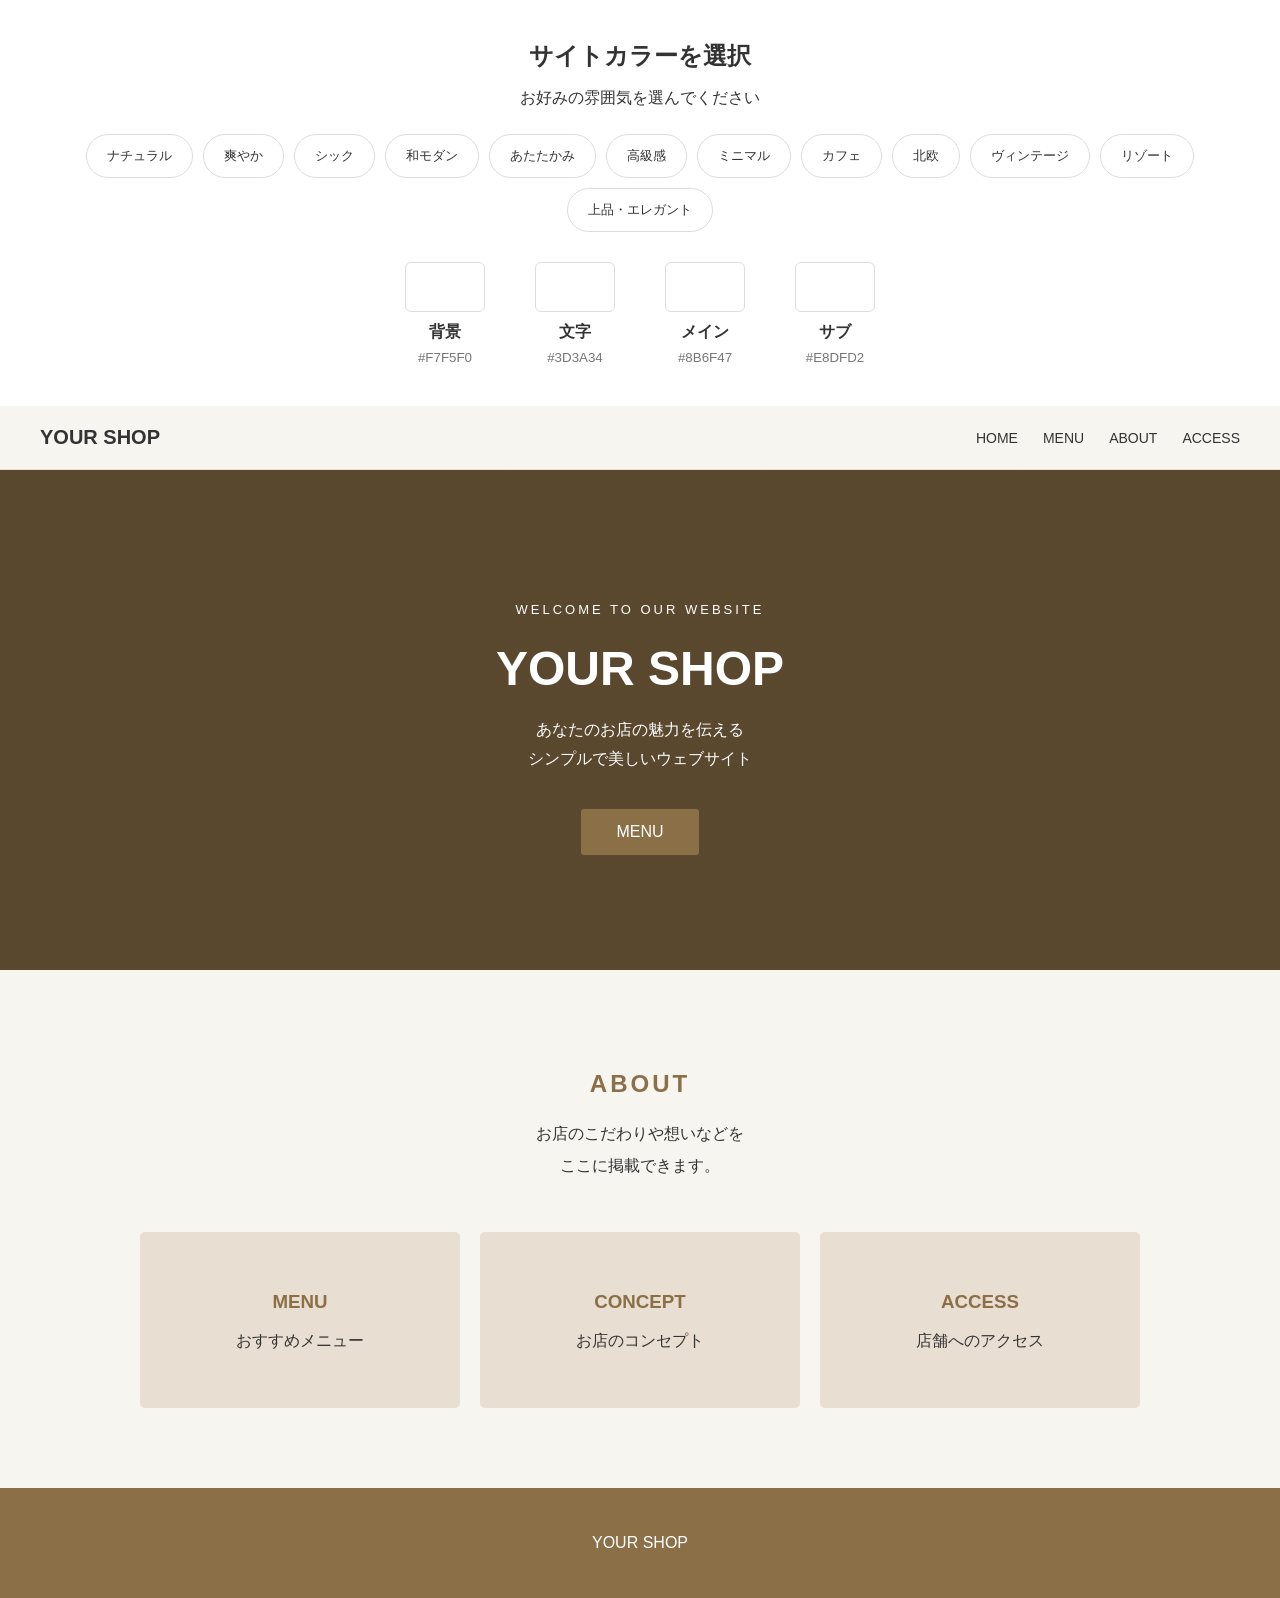
<file: index.html>
<!DOCTYPE html>
<html lang="ja">

<head>
  <meta charset="UTF-8">
  <meta name="viewport" content="width=device-width, initial-scale=1.0">

  <title>カラー選択プレビュー</title>

  <link rel="stylesheet" href="style.css">
</head>

<body>

  <!-- カラー選択 -->
  <section class="color-selector">

    <h1>サイトカラーを選択</h1>

    <p>お好みの雰囲気を選んでください</p>

    <div class="color-buttons">



      <button data-color="natural">
        ナチュラル
      </button>

      <button data-color="fresh">
        爽やか
      </button>

      <button data-color="chic">
        シック
      </button>

      <button data-color="japanese">
        和モダン
      </button>

      <button data-color="warm">
        あたたかみ
      </button>

      <button data-color="luxury">
        高級感
      </button>

  <button data-color="minimal">ミニマル</button>
  <button data-color="cafe">カフェ</button>
  <button data-color="nordic">北欧</button>
  <button data-color="vintage">ヴィンテージ</button>
  <button data-color="resort">リゾート</button>
  <button data-color="elegant">上品・エレガント</button>

</div>

<div class="color-preview">

  <div class="color-sample">
    <span></span>
    <p>背景</p>
    <small>#F7F5F0</small>
  </div>

  <div class="color-sample">
    <span></span>
    <p>文字</p>
    <small>#3D3A34</small>
  </div>

  <div class="color-sample">
    <span></span>
    <p>メイン</p>
    <small>#8B6F47</small>
  </div>

  <div class="color-sample">
    <span></span>
    <p>サブ</p>
    <small>#E8DFD2</small>
  </div>



    </div>

  </section>


  <!-- サイトプレビュー -->
  <main class="preview">

    <header class="site-header">
      <div class="site-logo">
        YOUR SHOP
      </div>

      <nav>
        <a href="#">HOME</a>
        <a href="#">MENU</a>
        <a href="#">ABOUT</a>
        <a href="#">ACCESS</a>
      </nav>
    </header>


    <section class="hero">

      <div class="hero-content">

        <p class="hero-subtitle">
          WELCOME TO OUR WEBSITE
        </p>

        <h2>
          YOUR SHOP
        </h2>

        <p>
          あなたのお店の魅力を伝える<br>
          シンプルで美しいウェブサイト
        </p>

        <a href="#" class="button">
          MENU
        </a>

      </div>

    </section>


    <section class="contents">

      <h2>ABOUT</h2>

      <p>
        お店のこだわりや想いなどを<br>
        ここに掲載できます。
      </p>


      <div class="sample-cards">

        <div class="card">
          <h3>MENU</h3>
          <p>おすすめメニュー</p>
        </div>

        <div class="card">
          <h3>CONCEPT</h3>
          <p>お店のコンセプト</p>
        </div>

        <div class="card">
          <h3>ACCESS</h3>
          <p>店舗へのアクセス</p>
        </div>

      </div>

    </section>


    <footer>
      <p>YOUR SHOP</p>
    </footer>

  </main>


  <script src="script.js"></script>

</body>

</html>
</file>
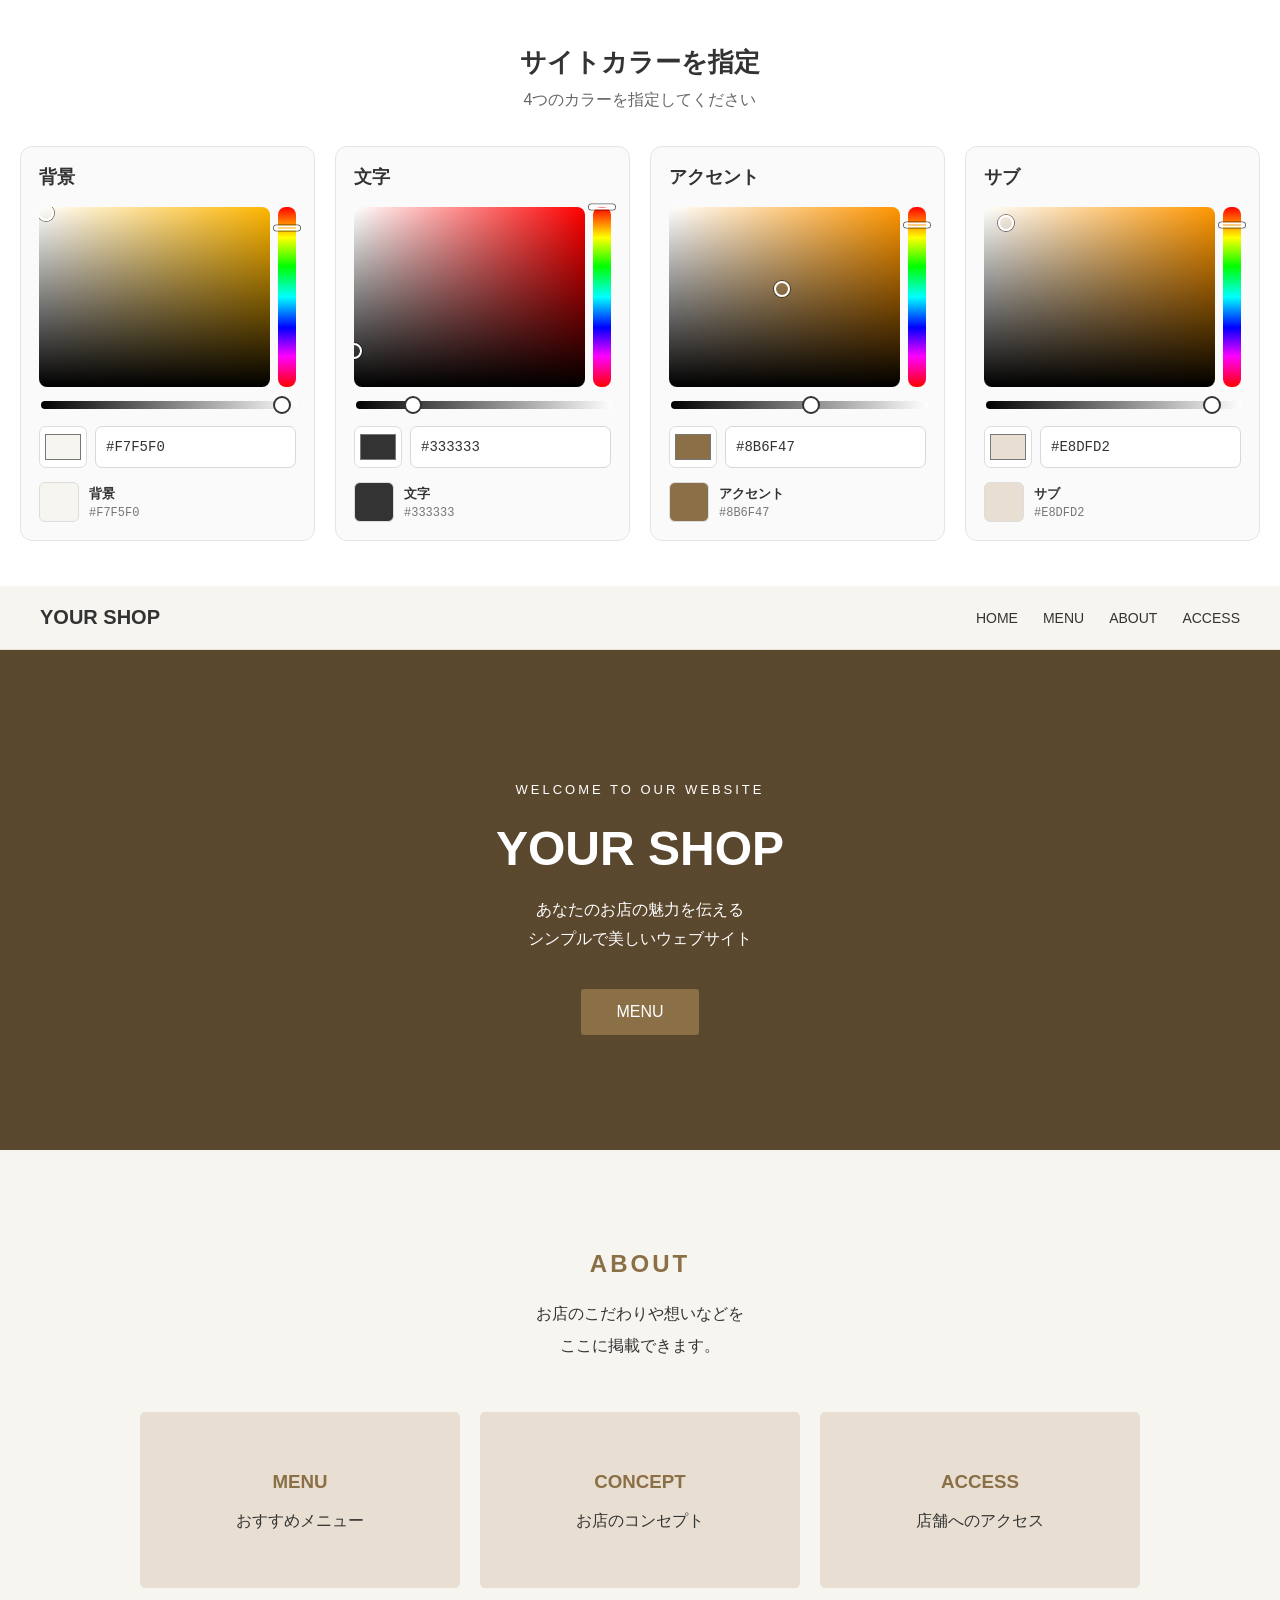
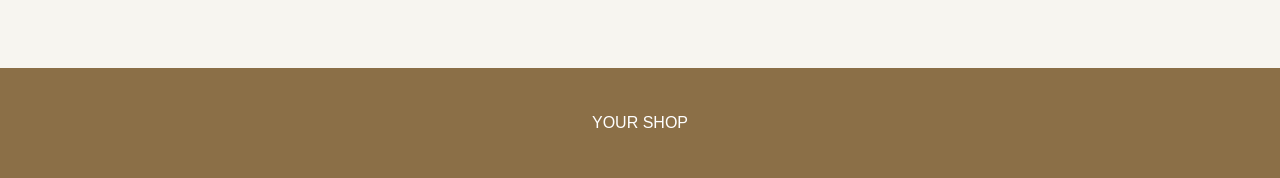
<file: custom/index.html>
<!DOCTYPE html>
<html lang="ja">

<head>
  <meta charset="UTF-8">
  <meta name="viewport" content="width=device-width, initial-scale=1.0">

  <title>カラー指定プレビュー</title>

  <link rel="stylesheet" href="style.css">
</head>

<body>


  <!-- =========================
       カラー指定エリア
  ========================== -->

<section class="color-settings">

  <h1>サイトカラーを指定</h1>

  <p>4つのカラーを指定してください</p>

  <div class="color-selector">

    <!-- =========================
         背景カラー
    ========================== -->

    <div class="color-control">

      <h2>背景</h2>

      <div class="color-picker-area">
        
<div class="color-grid" id="bgGrid">
  <div class="color-grid-cursor" id="bgGridCursor"></div>
</div>

<div class="hue-spectrum" id="bgHue">
  <div class="hue-cursor" id="bgHueCursor"></div>
</div>

       
        <div class="lightness-slider">
          <input
            type="range"
            id="bgLightness"
            min="0"
            max="100"
            value="95"
          >
        </div>

      </div>


      <div class="color-code-row">

        <input
          type="color"
          id="bgColorPicker"
          value="#F7F5F0"
        >

        <input
          type="text"
          id="bgColor"
          value="#F7F5F0"
          maxlength="7"
        >

      </div>


      <div class="color-result">

        <span id="bgSample"></span>

        <div>
          <strong>背景</strong>
          <small id="bgCode">#F7F5F0</small>
        </div>

      </div>

    </div>



    <!-- =========================
         文字カラー
    ========================== -->

    <div class="color-control">

      <h2>文字</h2>

      <div class="color-picker-area">

<div class="color-grid" id="textGrid">
  <div class="color-grid-cursor" id="textGridCursor"></div>
</div>

<div class="hue-spectrum" id="textHue">
  <div class="hue-cursor" id="textHueCursor"></div>
</div>

        <div class="lightness-slider">
          <input
            type="range"
            id="textLightness"
            min="0"
            max="100"
            value="20"
          >
        </div>

      </div>


      <div class="color-code-row">

        <input
          type="color"
          id="textColorPicker"
          value="#333333"
        >

        <input
          type="text"
          id="textColor"
          value="#333333"
          maxlength="7"
        >

      </div>


      <div class="color-result">

        <span id="textSample"></span>

        <div>
          <strong>文字</strong>
          <small id="textCode">#333333</small>
        </div>

      </div>

    </div>



    <!-- =========================
         アクセントカラー
    ========================== -->

    <div class="color-control">

      <h2>アクセント</h2>

      <div class="color-picker-area">

 <div class="color-grid" id="accentGrid">
  <div class="color-grid-cursor" id="accentGridCursor"></div>
</div>

<div class="hue-spectrum" id="accentHue">
  <div class="hue-cursor" id="accentHueCursor"></div>
</div>

        <div class="lightness-slider">
          <input
            type="range"
            id="accentLightness"
            min="0"
            max="100"
            value="40"
          >
        </div>

      </div>


      <div class="color-code-row">

        <input
          type="color"
          id="accentColorPicker"
          value="#8B6F47"
        >

        <input
          type="text"
          id="accentColor"
          value="#8B6F47"
          maxlength="7"
        >

      </div>


      <div class="color-result">

        <span id="accentSample"></span>

        <div>
          <strong>アクセント</strong>
          <small id="accentCode">#8B6F47</small>
        </div>

      </div>

    </div>



    <!-- =========================
         サブカラー
    ========================== -->

    <div class="color-control">

      <h2>サブ</h2>

      <div class="color-picker-area">

<div class="color-grid" id="subGrid">
  <div class="color-grid-cursor" id="subGridCursor"></div>
</div>

<div class="hue-spectrum" id="subHue">
  <div class="hue-cursor" id="subHueCursor"></div>
</div>

        <div class="lightness-slider">
          <input
            type="range"
            id="subLightness"
            min="0"
            max="100"
            value="88"
          >
        </div>

      </div>


      <div class="color-code-row">

        <input
          type="color"
          id="subColorPicker"
          value="#E8DFD2"
        >

        <input
          type="text"
          id="subColor"
          value="#E8DFD2"
          maxlength="7"
        >

      </div>


      <div class="color-result">

        <span id="subSample"></span>

        <div>
          <strong>サブ</strong>
          <small id="subCode">#E8DFD2</small>
        </div>

      </div>

    </div>

  </section>

  </section>



  <!-- =========================
       サイトプレビュー
  ========================== -->

  <main class="preview">


    <header class="site-header">

      <div class="site-logo">
        YOUR SHOP
      </div>

      <nav>
        <a href="#">HOME</a>
        <a href="#">MENU</a>
        <a href="#">ABOUT</a>
        <a href="#">ACCESS</a>
      </nav>

    </header>



    <section class="hero">

      <div class="hero-content">

        <p class="hero-subtitle">
          WELCOME TO OUR WEBSITE
        </p>

        <h2>
          YOUR SHOP
        </h2>

        <p>
          あなたのお店の魅力を伝える<br>
          シンプルで美しいウェブサイト
        </p>

        <a href="#" class="button">
          MENU
        </a>

      </div>

    </section>



    <section class="contents">

      <h2>ABOUT</h2>

      <p>
        お店のこだわりや想いなどを<br>
        ここに掲載できます。
      </p>


      <div class="sample-cards">

        <div class="card">

          <h3>MENU</h3>

          <p>
            おすすめメニュー
          </p>

        </div>


        <div class="card">

          <h3>CONCEPT</h3>

          <p>
            お店のコンセプト
          </p>

        </div>


        <div class="card">

          <h3>ACCESS</h3>

          <p>
            店舗へのアクセス
          </p>

        </div>

      </div>

    </section>



    <footer>

      <p>
        YOUR SHOP
      </p>

    </footer>


  </main>



  <script src="script.js"></script>

</body>

</html>
</file>
<file: style.css>
/* =========================
   基本設定
========================= */

:root {
  --bg-color: #f7f5f0;
  --text-color: #333333;
  --accent-color: #8b6f47;
  --accent-light: #e8dfd2;
}

* {
  box-sizing: border-box;
}

body {
  margin: 0;
  font-family:
    "Noto Sans JP",
    sans-serif;

  background: var(--bg-color);
  color: var(--text-color);
}


/* =========================
   カラー選択エリア
========================= */

.color-selector {
  padding: 40px 20px;
  text-align: center;
  background: #ffffff;
}

.color-selector h1 {
  margin: 0 0 10px;
  font-size: 24px;
}

.color-selector p {
  margin-bottom: 25px;
}


/* カラーボタン */

.color-buttons {
  display: flex;
  justify-content: center;
  flex-wrap: wrap;
  gap: 10px;
}

.color-buttons button {
  border: 1px solid #ddd;
  background: #fff;
  color: #333;

  padding: 12px 20px;

  border-radius: 30px;

  cursor: pointer;

  transition: 0.3s;
}

.color-buttons button:hover {
  background: var(--accent-light);
}


/* =========================
   サイトプレビュー
========================= */

.preview {
  background: var(--bg-color);
  color: var(--text-color);
}


/* =========================
   ヘッダー
========================= */

.site-header {
  display: flex;
  justify-content: space-between;
  align-items: center;

  padding: 20px 40px;

  background: var(--bg-color);

  border-bottom: 1px solid var(--accent-light);
}

.site-logo {
  font-size: 20px;
  font-weight: bold;
}

.site-header nav {
  display: flex;
  gap: 25px;
}

.site-header nav a {
  color: var(--text-color);
  text-decoration: none;
  font-size: 14px;
}


/* =========================
   メインビジュアル
========================= */

.hero {
  min-height: 500px;

  display: flex;
  justify-content: center;
  align-items: center;

  text-align: center;

  background:
    linear-gradient(
      rgba(0, 0, 0, 0.35),
      rgba(0, 0, 0, 0.35)
    ),
    var(--accent-color);

  color: #ffffff;
}

.hero-content {
  padding: 40px 20px;
}

.hero-subtitle {
  letter-spacing: 3px;
  font-size: 13px;
}

.hero h2 {
  font-size: 48px;
  margin: 20px 0;
}

.hero p {
  line-height: 1.8;
}


/* =========================
   ボタン
========================= */

.button {
  display: inline-block;

  margin-top: 20px;

  padding: 14px 35px;

  background: var(--accent-color);

  color: #ffffff;

  text-decoration: none;

  border-radius: 3px;
}


/* =========================
   コンテンツ
========================= */

.contents {
  padding: 80px 20px;

  text-align: center;

  background: var(--bg-color);
}

.contents h2 {
  color: var(--accent-color);

  letter-spacing: 3px;
}

.contents > p {
  line-height: 2;
}


/* カード */

.sample-cards {
  max-width: 1000px;

  margin: 50px auto 0;

  display: grid;

  grid-template-columns:
    repeat(3, 1fr);

  gap: 20px;
}

.card {
  padding: 40px 20px;

  background: var(--accent-light);

  border-radius: 5px;
}

.card h3 {
  color: var(--accent-color);
}


/* =========================
   フッター
========================= */

footer {
  padding: 30px;

  text-align: center;

  background: var(--accent-color);

  color: #ffffff;
}


/* =========================
   スマホ
========================= */

@media (max-width: 700px) {

  .site-header {
    padding: 20px;

    flex-direction: column;

    gap: 15px;
  }

  .site-header nav {
    gap: 15px;
  }

  .hero {
    min-height: 400px;
  }

  .hero h2 {
    font-size: 36px;
  }

  .sample-cards {
    grid-template-columns: 1fr;
  }
  
  }

/* =========================
   色見本
========================= */

.color-preview {
  display: flex;
  justify-content: center;
  gap: 20px;
  margin-top: 30px;
  flex-wrap: wrap;
}

.color-sample {
  width: 110px;
  text-align: center;
}

.color-sample span {
  display: block;
  width: 80px;
  height: 50px;
  margin: 0 auto 10px;

  border-radius: 6px;

  border: 1px solid #ddd;
}

.color-sample p {
  margin: 5px 0;
  font-weight: bold;
}

.color-sample small {
  color: #777;
}

/* 選択中のカラー */

.color-buttons button.selected {
  background: var(--accent-color);
  color: #ffffff;
  border-color: var(--accent-color);
  transform: translateY(-2px);
  box-shadow: 0 4px 10px rgba(0, 0, 0, 0.15);
}

.color-buttons button.selected::before {
  content: "✓ ";
}
</file>
<file: custom/style.css>
/* =========================
   基本設定
========================= */

:root {
  --bg-color: #F7F5F0;
  --text-color: #333333;
  --accent-color: #8B6F47;
  --accent-light: #E8DFD2;
}

* {
  box-sizing: border-box;
}

html,
body {
  margin: 0;
  padding: 0;
  width: 100%;
  overflow-x: hidden;
}

body {
  font-family: "Noto Sans JP", sans-serif;
  background: var(--bg-color);
  color: var(--text-color);
}


/* =========================
   カラー設定エリア
========================= */

.color-settings {
  width: 100%;
  padding: 45px 20px;
  background: #ffffff;
}

.color-settings h1 {
  margin: 0 0 10px;
  text-align: center;
  font-size: 26px;
}

.color-settings > p {
  margin: 0 0 35px;
  text-align: center;
  color: #666;
}


/* =========================
   4色選択エリア
========================= */

.color-selector {
  width: 100%;
  max-width: 1400px;
  margin: 0 auto;

  display: grid;
  grid-template-columns: repeat(4, minmax(0, 1fr));

  gap: 20px;
}


/* =========================
   カラーコントロール
========================= */

.color-control {
  width: 100%;
  min-width: 0;

  margin: 0;
  padding: 18px;

  background: #fafafa;

  border: 1px solid #e5e5e5;
  border-radius: 12px;

  overflow: hidden;
}

.color-control h2 {
  margin: 0 0 18px;
  font-size: 18px;
}


/* =========================
   カラー選択エリア
========================= */

.color-picker-area {
  display: grid;

  grid-template-columns:
    minmax(0, 1fr)
    18px;

  gap: 8px;

  width: 100%;
  min-width: 0;
}


/* =========================
   グリッド
========================= */

.color-grid {
  position: relative;

  width: 100%;
  min-width: 0;
  height: 180px;

  border-radius: 8px;

  cursor: crosshair;

  overflow: hidden;

  touch-action: none;

  background:
    linear-gradient(
      to right,
      #fff,
      transparent
    ),
    linear-gradient(
      to top,
      #000,
      transparent
    ),
    hsl(30, 100%, 50%);
}


/* =========================
   グリッドカーソル
========================= */

.color-grid-cursor {
  position: absolute;

  width: 16px;
  height: 16px;

  border: 2px solid #fff;

  border-radius: 50%;

  box-shadow:
    0 0 0 1px rgba(0, 0, 0, 0.5);

  transform:
    translate(-50%, -50%);

  pointer-events: none;

  left: 50%;
  top: 50%;
}


/* =========================
   スペクトラム
========================= */

.hue-spectrum {
  position: relative;

  width: 18px;
  height: 180px;

  border-radius: 8px;

  cursor: pointer;

  touch-action: none;

  background:
    linear-gradient(
      to bottom,
      #ff0000 0%,
      #ffff00 17%,
      #00ff00 33%,
      #00ffff 50%,
      #0000ff 67%,
      #ff00ff 83%,
      #ff0000 100%
    );
}


/* =========================
   スペクトラムカーソル
========================= */

.hue-cursor {
  position: absolute;

  left: 50%;

  width: 26px;
  height: 5px;

  border: 2px solid #fff;

  border-radius: 5px;

  box-shadow:
    0 0 0 1px rgba(0, 0, 0, 0.6);

  transform:
    translate(-50%, -50%);

  pointer-events: none;
}


/* =========================
   明るさスライダー
========================= */

.lightness-slider {
  grid-column: 1 / -1;

  width: 100%;

  margin-top: 4px;
}

.lightness-slider input {
  display: block;

  width: 100%;
  height: 8px;

  appearance: none;

  border-radius: 10px;

  cursor: pointer;

  background:
    linear-gradient(
      to right,
      #000,
      #fff
    );
}


/* =========================
   Chrome / Safari
========================= */

.lightness-slider input::-webkit-slider-thumb {
  appearance: none;

  width: 18px;
  height: 18px;

  border-radius: 50%;

  background: #fff;

  border: 2px solid #333;

  cursor: pointer;
}


/* =========================
   Firefox
========================= */

.lightness-slider input::-moz-range-thumb {
  width: 18px;
  height: 18px;

  border-radius: 50%;

  background: #fff;

  border: 2px solid #333;

  cursor: pointer;
}


/* =========================
   カラーコード
========================= */

.color-code-row {
  display: flex;

  align-items: center;

  gap: 8px;

  width: 100%;

  margin-top: 15px;

  min-width: 0;
}

.color-code-row input[type="color"] {
  flex: 0 0 48px;

  width: 48px;
  height: 42px;

  padding: 3px;

  border: 1px solid #ddd;

  border-radius: 7px;

  background: #fff;

  cursor: pointer;
}

.color-code-row input[type="text"] {
  flex: 1;
  min-width: 0;

  width: 100%;
  height: 42px;

  padding: 0 10px;

  border: 1px solid #d8d8d8;

  border-radius: 7px;

  background: #fff;

  color: #333;

  font-size: 14px;

  font-family: monospace;
}

.color-code-row input[type="text"]:focus {
  outline: none;

  border-color: var(--accent-color);
}


/* =========================
   色結果
========================= */

.color-result {
  display: flex;

  align-items: center;

  gap: 10px;

  width: 100%;

  margin-top: 14px;
}

.color-result > span {
  display: block;

  flex: 0 0 40px;

  width: 40px;
  height: 40px;

  border-radius: 6px;

  border: 1px solid #ddd;
}

.color-result strong {
  display: block;

  font-size: 13px;
}

.color-result small {
  display: block;

  margin-top: 3px;

  color: #777;

  font-family: monospace;

  font-size: 12px;
}


/* =========================
   サイトプレビュー
========================= */

.preview {
  background: var(--bg-color);
  color: var(--text-color);
}


/* =========================
   ヘッダー
========================= */

.site-header {
  display: flex;

  justify-content: space-between;

  align-items: center;

  padding: 20px 40px;

  background: var(--bg-color);

  border-bottom:
    1px solid var(--accent-light);
}

.site-logo {
  font-size: 20px;
  font-weight: bold;
}

.site-header nav {
  display: flex;
  gap: 25px;
}

.site-header nav a {
  color: var(--text-color);

  text-decoration: none;

  font-size: 14px;
}


/* =========================
   メインビジュアル
========================= */

.hero {
  min-height: 500px;

  display: flex;

  justify-content: center;

  align-items: center;

  text-align: center;

  background:
    linear-gradient(
      rgba(0, 0, 0, 0.35),
      rgba(0, 0, 0, 0.35)
    ),
    var(--accent-color);

  color: #ffffff;
}

.hero-content {
  padding: 40px 20px;
}

.hero-subtitle {
  letter-spacing: 3px;
  font-size: 13px;
}

.hero h2 {
  font-size: 48px;
  margin: 20px 0;
}

.hero p {
  line-height: 1.8;
}


/* =========================
   ボタン
========================= */

.button {
  display: inline-block;

  margin-top: 20px;

  padding: 14px 35px;

  background: var(--accent-color);

  color: #ffffff;

  text-decoration: none;

  border-radius: 3px;
}


/* =========================
   コンテンツ
========================= */

.contents {
  padding: 80px 20px;

  text-align: center;

  background: var(--bg-color);
}

.contents h2 {
  color: var(--accent-color);

  letter-spacing: 3px;
}

.contents > p {
  line-height: 2;
}


/* =========================
   カード
========================= */

.sample-cards {
  max-width: 1000px;

  margin: 50px auto 0;

  display: grid;

  grid-template-columns:
    repeat(3, 1fr);

  gap: 20px;
}

.card {
  padding: 40px 20px;

  background: var(--accent-light);

  border-radius: 5px;
}

.card h3 {
  color: var(--accent-color);
}


/* =========================
   フッター
========================= */

footer {
  padding: 30px;

  text-align: center;

  background: var(--accent-color);

  color: #ffffff;
}


/* =========================
   タブレット・スマホ
========================= */

@media (max-width: 700px) {

  .color-settings {
    padding: 30px 12px;
  }

  .color-settings h1 {
    font-size: 23px;
  }

  .color-settings > p {
    margin-bottom: 25px;
  }


  /* 2カラム */

  .color-selector {
    grid-template-columns:
      repeat(2, minmax(0, 1fr));

    gap: 12px;
  }


  /* カード */

  .color-control {
    padding: 14px;
  }

  .color-control h2 {
    font-size: 16px;

    margin-bottom: 14px;
  }


  /* カラーピッカー */

  .color-picker-area {
    grid-template-columns:
      minmax(0, 1fr)
      16px;

    gap: 6px;
  }

  .color-grid,
  .hue-spectrum {
    height: 150px;
  }

  .hue-spectrum {
    width: 16px;
  }


  /* カラーコード */

  .color-code-row {
    gap: 6px;
  }

  .color-code-row input[type="color"] {
    flex-basis: 42px;

    width: 42px;
    height: 40px;
  }

  .color-code-row input[type="text"] {
    height: 40px;

    padding: 0 8px;

    font-size: 13px;
  }


  /* 結果 */

  .color-result {
    gap: 8px;
  }

  .color-result > span {
    flex-basis: 36px;

    width: 36px;
    height: 36px;
  }


  /* ヘッダー */

  .site-header {
    padding: 20px;

    flex-direction: column;

    gap: 15px;
  }

  .site-header nav {
    gap: 15px;
  }


  /* ヒーロー */

  .hero {
    min-height: 400px;
  }

  .hero h2 {
    font-size: 36px;
  }


  /* カード */

  .sample-cards {
    grid-template-columns: 1fr;
  }

}


/* =========================
   小さいスマホ
========================= */

@media (max-width: 400px) {

  .color-selector {
    grid-template-columns: 1fr;
  }

}
</file>
